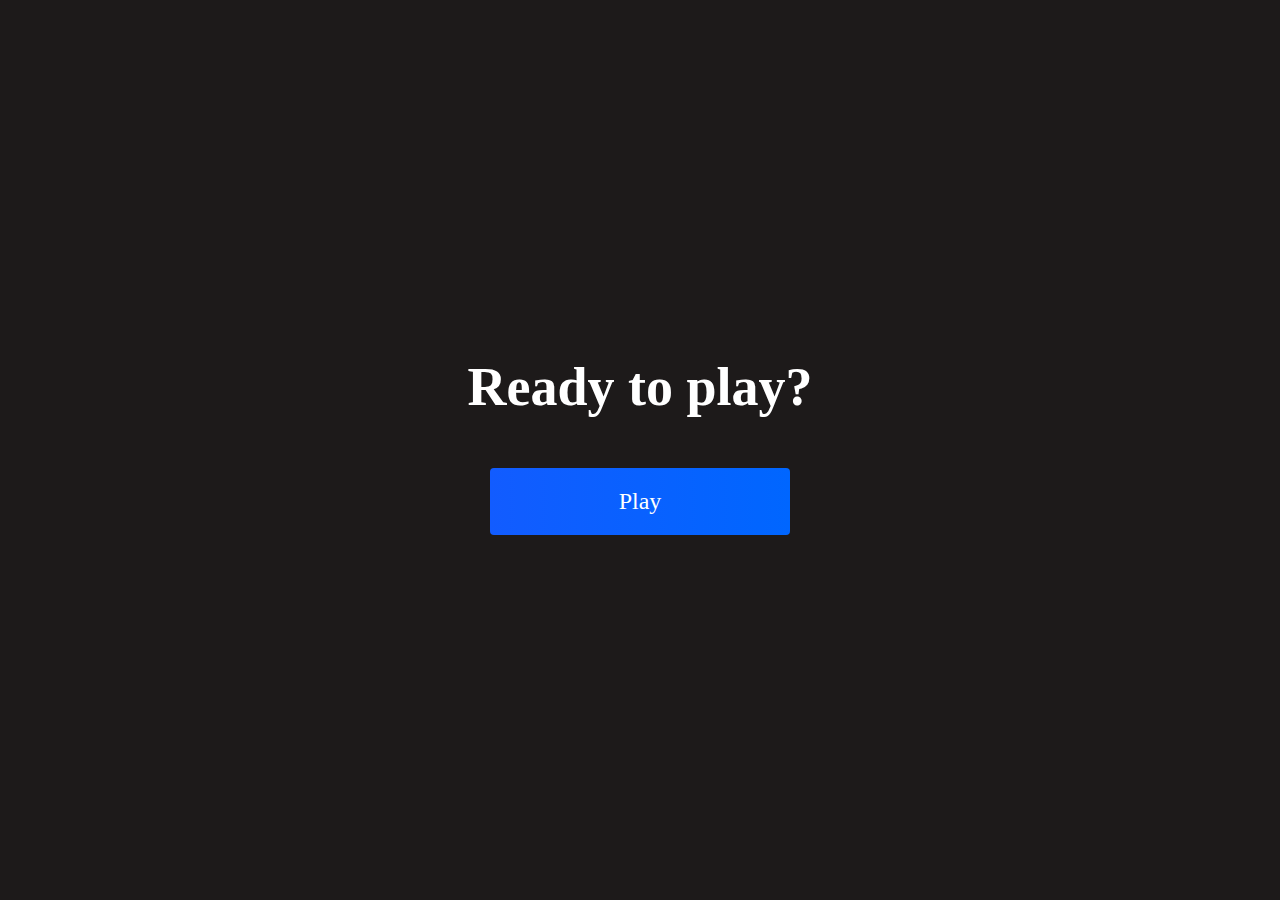
<file: index.html>
<!DOCTYPE html>
<html lang="en">
<head>
    <meta charset="UTF-8">
    <meta name="viewport" content="width=device-width, initial-scale=1.0">
    <title>Quiz home page</title>
    <link rel="stylesheet" href="style.css">
</head>
<body>
    <div class="container">
        <div id="home" class="flex-column flex-center">
            <h1>Ready to play?</h1>
            <a href="quiz.html" class="btn">Play</a>
        </div>
    </div>
</body>
</html>
</file>
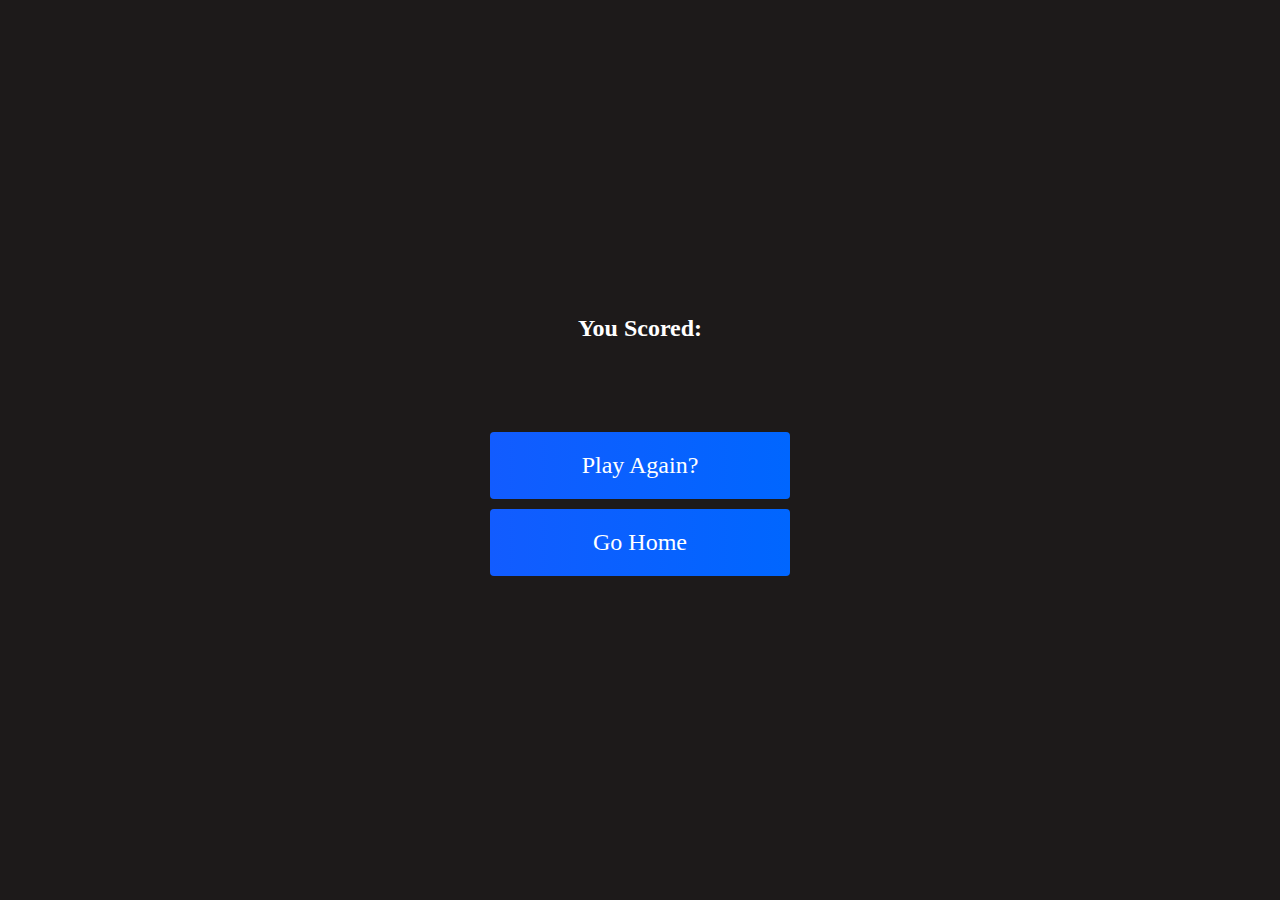
<file: quiz-end.html>
<!DOCTYPE html>
<html lang="en">
<head>
    <meta charset="UTF-8">
    <meta name="viewport" content="width=device-width, initial-scale=1.0">
    <title>Congratulations!</title>
    <link rel="stylesheet" href="style.css">
</head>
<body>
    <div class="container">
        <div id="end" class="flex-center flex-column">
            <h2 id="end-text">You Scored:</h2>
            <h1 id="finalScore">0 points</h1>
            <a href="quiz.html" class="btn">Play Again?</a>
            <a href="index.html" class="btn">Go Home</a>
        </div>
    </div>
    <script src="quiz-end.js"></script>
</body>
</html>
</file>
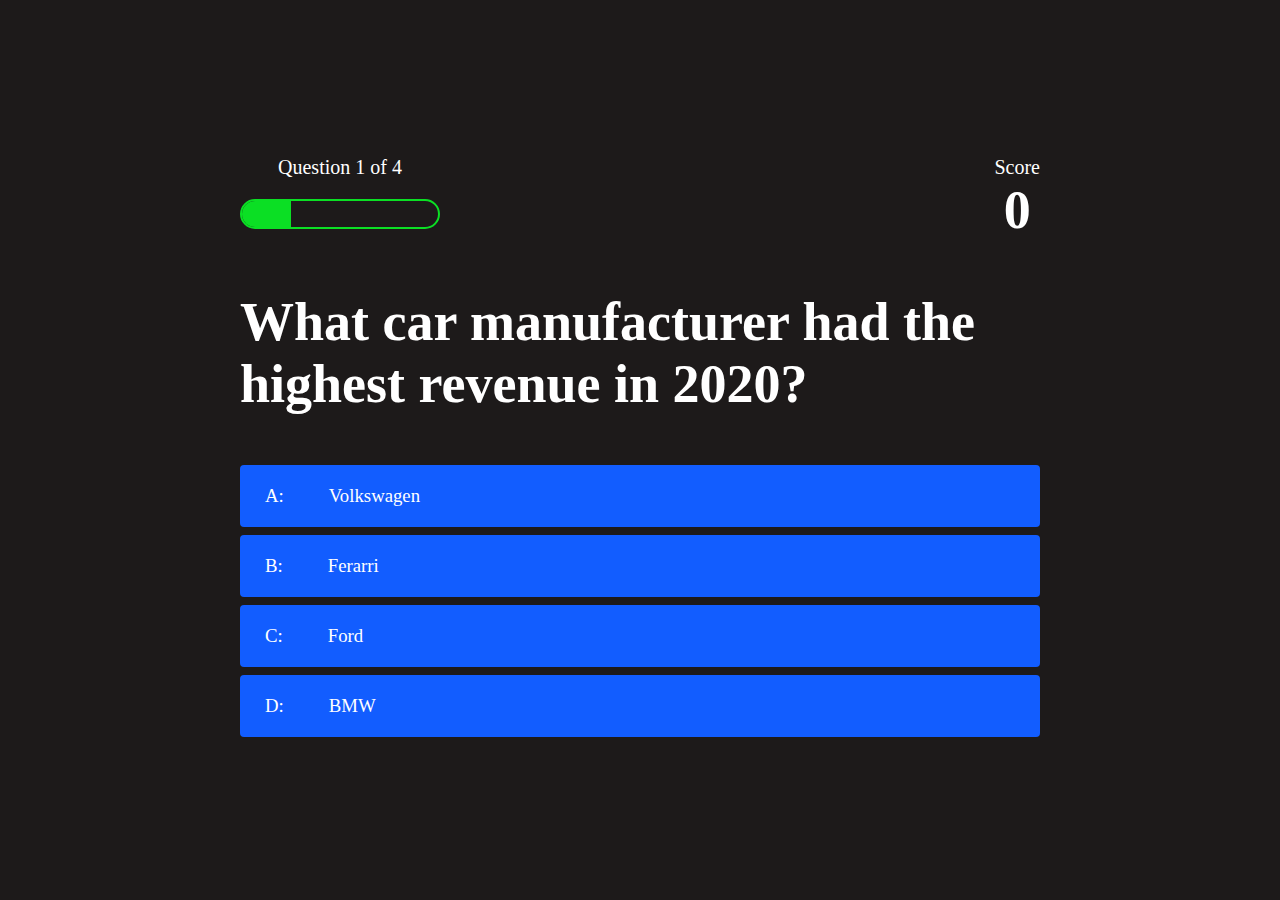
<file: quiz.html>
<!DOCTYPE html>
<html lang="en">
<head>
    <meta charset="UTF-8">
    <meta name="viewport" content="width=device-width, initial-scale=1.0">
    <title>Quiz</title>
    <link rel="stylesheet" href="style.css">
    <link rel="stylesheet" href="quiz.css">
</head>
<body>
    <div class="container">
        <div id="game" class="justify-center flex-column">
            <div id="interface">
                <div class="interface-item">
                    <p id="progressText" class="interface-prefix">Question</p>
                    <div id="progressBar">
                        <div id="progressBarFull"></div>
                    </div>
                </div>
                <div class="interface-item">
                    <p class="interface-prefix">Score</p>
                    <h1 class="interface-main-text" id="score">0</h1>
                </div>
            </div>
            <h1 id="question">What is the answer to this question</h1>
            <div class="choice-container">
                <p class="choice-prefix">A:</p>
                <p class="choice-text" data-number="1">Choice</p>
            </div>
            <div class="choice-container">
                <p class="choice-prefix">B:</p>
                <p class="choice-text" data-number="2">Choice 2</p>
            </div>
            <div class="choice-container">
                <p class="choice-prefix">C:</p>
                <p class="choice-text" data-number="3">Choice 3</p>
            </div>
            <div class="choice-container">
                <p class="choice-prefix">D:</p>
                <p class="choice-text" data-number="4">Choice 4</p>
            </div>
        </div>
    </div>
    <script src="quiz.js"></script>
</body>
</html>
</file>
<file: style.css>
:root {
    background-color: rgb(29, 26, 26)
}

* {
    box-sizing: border-box;
    margin: 0;
    padding: 0;
    font-size: 62.5%;
    font-family: 'Nova Square', cursive;
}

h1 {
    font-size: 5.4rem;
    color: #fff;
    margin-bottom: 5rem;
}

h2 {
    font-size: 4.2rem;
    margin-bottom: 4rem;

}

.container {
    width: 100vw;
    height: 100vh;
    display: flex;
    justify-content: center;
    align-items: center;
    max-width: 80rem;
    margin: 0 auto;
    padding: 2rem;
}

.justify-center {
    justify-content: center;
}

.flex-column {
    display: flex;
    flex-direction: column;
}

.flex-center {
    justify-content: center;
    align-items: center;
}
.text-center {
    text-align: center;
}

.hidden {
    display: none;
}

.btn {
    font-size: 2.4rem;
    padding: 2rem 0;
    width: 30rem;
    text-align: center;
    margin-bottom: 1rem;
    text-decoration: none;
    color: rgb(255, 255, 255);
    background: linear-gradient(90deg, rgb(18, 92, 255) 0%, rgb(0, 102, 255) 100%);
    border-radius: 4px;
}

.btn[disabled]:hover {
    cursor: not-allowed;
    box-shadow: none;
    transform: none;
}

.btn:hover {
    cursor: pointer;
    box-shadow: 0 0.4rem 1.4rem 0 rgba(8, 114, 244, 0.6);
    transition: transform 150ms;
    transform: scale(1.03);
}

/* Quiz end text */

#end-text {
    font-size: 2.4rem;
    color: #fff;
    text-align: center;
}
</file>
<file: quiz.css>
body {
    color: #fff;
}

.choice-container {
    display: flex;
    margin-bottom: 0.8rem;
    width: 100%;
    border-radius: 4px;
    background: rgb(18, 93, 255);
    font-size: 3rem;
    min-width: 80rem;
}

.choice-container:hover {
    cursor: pointer;
    box-shadow: 0 0.4rem 1.4rem 0 rgba(6, 103, 247, 0.5);
    transform: scale(1.02);
    transform: transform 100ms;
}

.choice-prefix {
    padding: 2rem 2.5rem;
    color: white;
}

.choice-text {
    padding: 2rem;
    width: 100%;
}

.correct {
    background: linear-gradient(32deg, rgba(11, 223, 36) 0%, rgb(41, 232, 111) 100%);
}

.incorrect {
    background: linear-gradient(32deg, rgba(230, 29, 29, 1) 0%, rgb(224, 11, 11, 1) 100%);
}

/* Interface css */
#interface {
    display: flex;
    justify-content: space-between;
}

.interface-prefix {
    text-align: center;
    font-size: 2rem;
}

.interface-main-text {
    text-align: center;
}

#progressBar {
    width: 20rem;
    height: 3rem;
    border: 0.2rem solid rgb(11,223,36);
    margin-top: 2rem;
    border-radius: 50px;
    overflow: hidden;
}

#progressBarFull {
    height: 100%;
    background: rgb(11,223,36);
    width: 0%;
}

@media screen and (max-width: 768px) {
    .choice-container {
        min-width: 40rem;
    }
}
</file>
